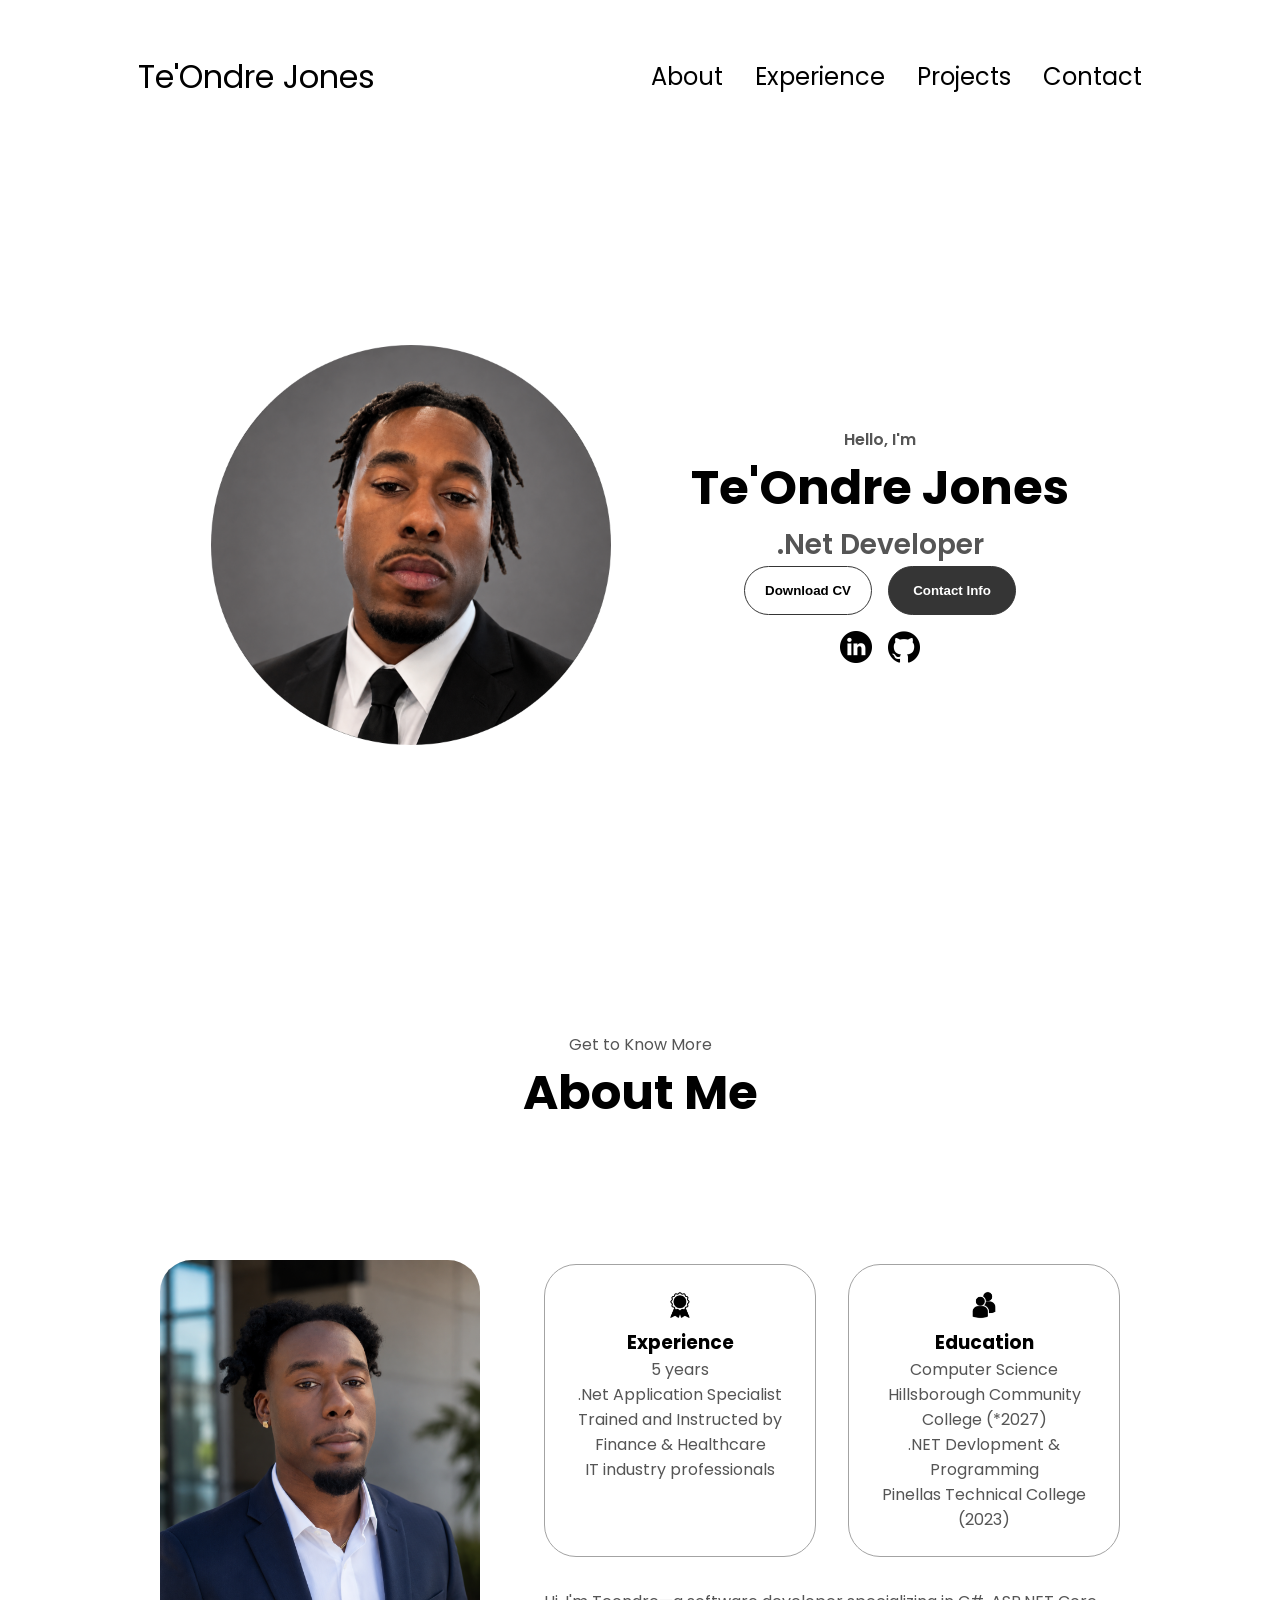
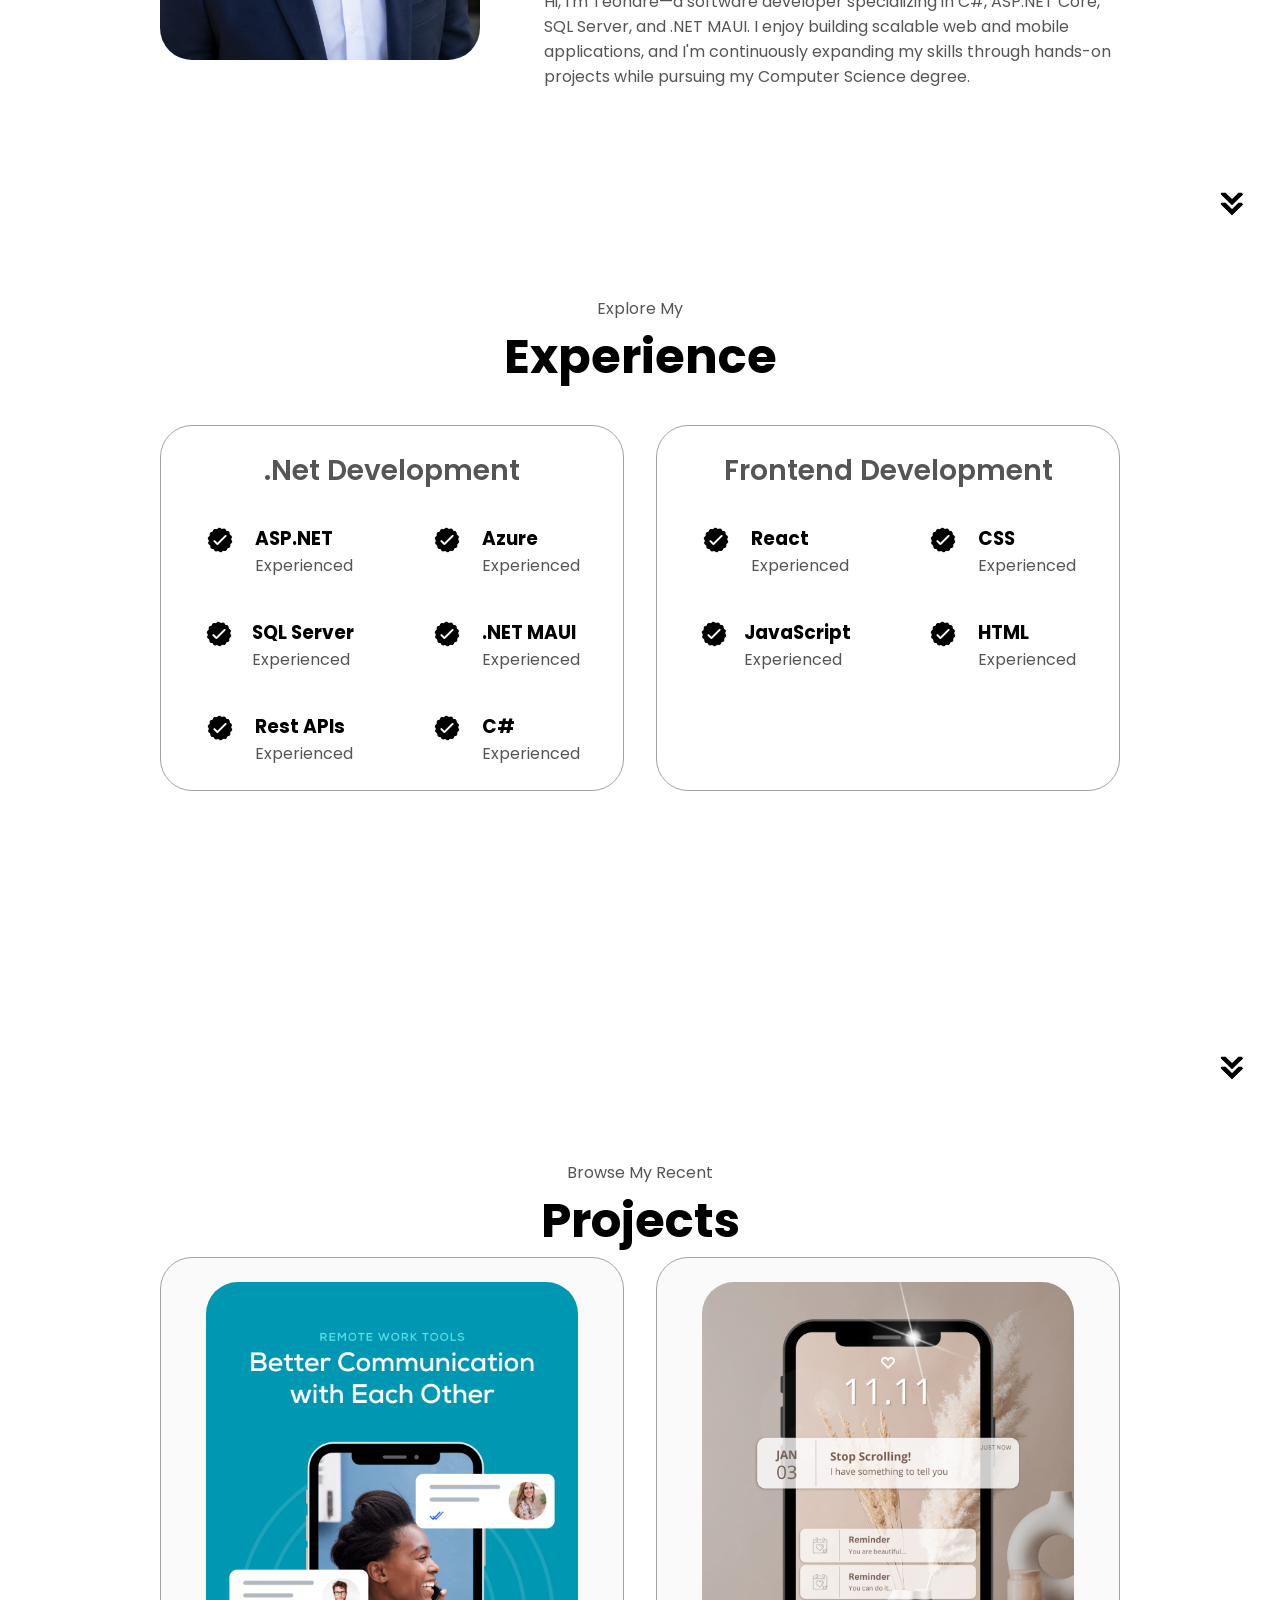
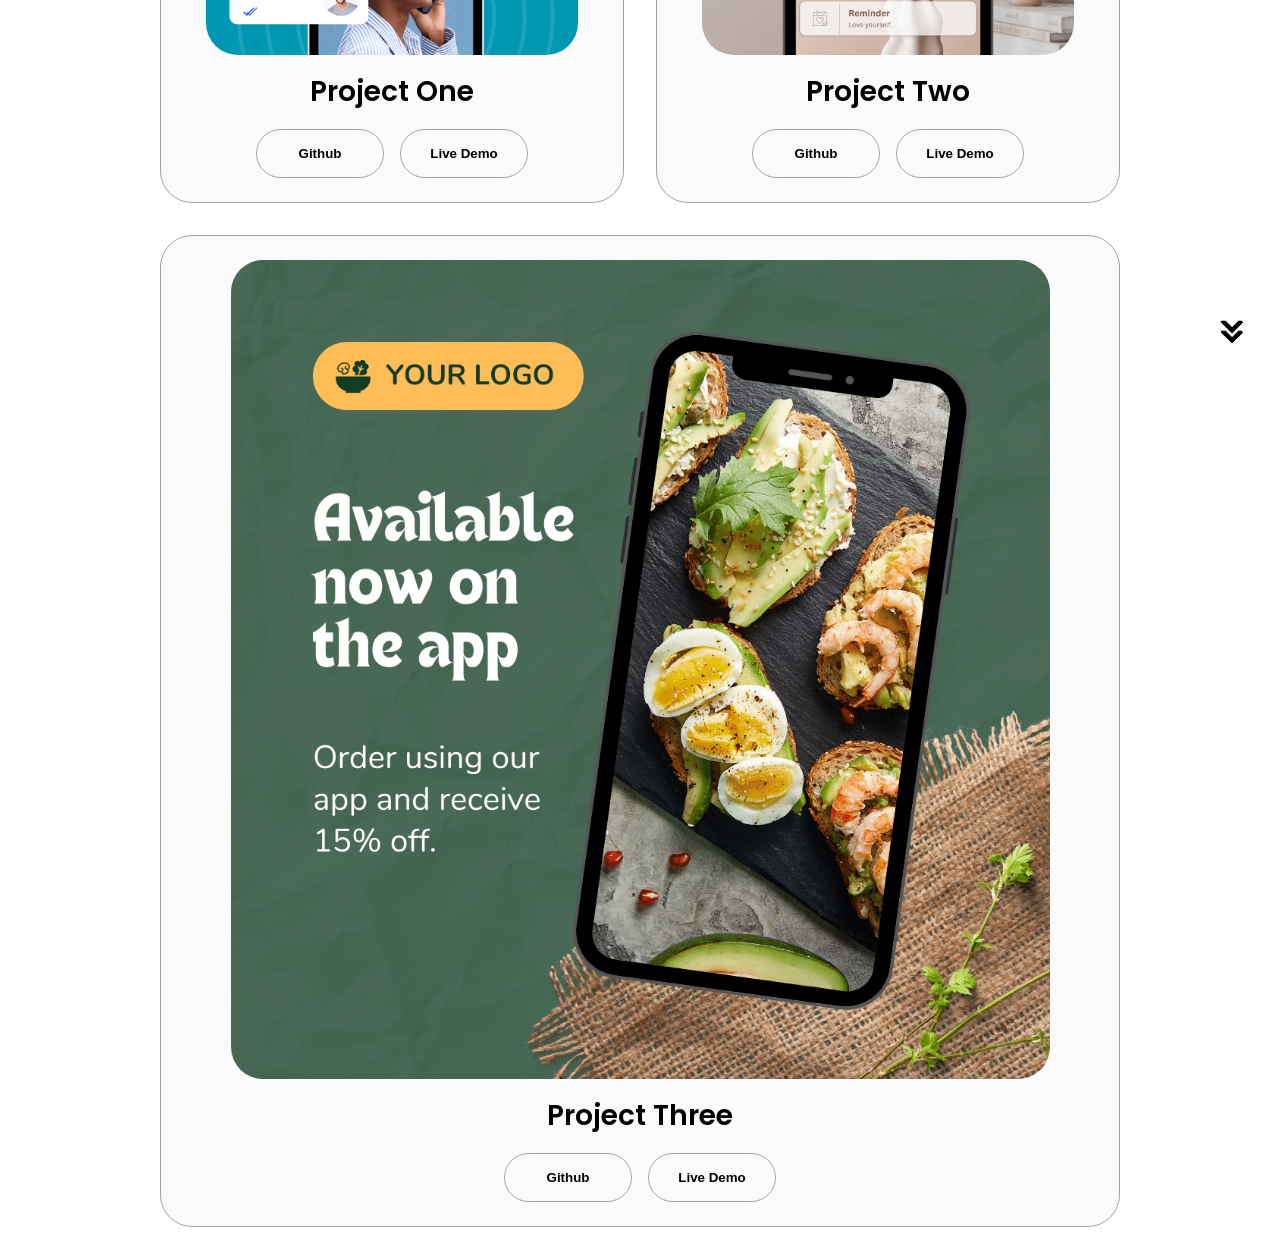
<file: index.html>
<!DOCTYPE html>
<html lang="en">
<head>
    <meta charset="UTF-8">
    <meta name="viewport" content="width=device-width, initial-scale=1.0">
    <title>My Portfolio</title>
    <link rel="stylesheet" href="style.css"/>
    <link rel="stylesheet" href="mediaqueries.css"/>

</head>
<body>
    <nav id="desktop-nav">
        <div class="logo">Te'Ondre Jones</div>
        <div>
            <ul class="nav-links"> 
                <li><a href="#about">About</a></li>
                <li><a href="#experience">Experience</a></li>
                <li><a href="#projects">Projects</a></li>
                <li><a href="#contact">Contact</a></li>
            </ul>
        </div>
    </nav>
    <nav id="hamburger-nav">
        <div class="logo">Te'Ondre Jones</div>  
        <div class="hamburger-menu">
            <div class="hamburger-icon" onclick="toggleMenu()">
            <span></span>
            <span></span>
            <span></span>
            </div>
            <div class="menu-links">
                <li><a href="#about" onclick="toggleMenu()">About</a></li>
                <li><a href="#experience" onclick="toggleMenu()">Experience</a></li>
                <li><a href="#projects" onclick="toggleMenu()">Projects</a></li>
                <li><a href="#contact" onclick="toggleMenu()">Contact</a></li>
            </div>
        </div>
    </nav>
    <section id="profile">
        <div class="section_pic-container">
            <img src="./assests/Profile photo 2.png" alt="John Doe profile
             picture"/>
        </div>
        <div class="section_text">
            <p class="section_text_p1">Hello, I'm</p>
            <h1 class="title">Te'Ondre Jones</h1>
            <p class="section_text_p2">.Net Developer</p>
            <div class="btn-container">
                <button 
                class="btn btn-color-2"onclick="window.open('./assests/resume .pdf')"
                >Download CV
            </button>
            <button 
            class="btn btn-color-1"onclick="location.href='./#contact'"
            >Contact Info
        </button>
            </div>
            <div id="social-container">
                <img src="./assests/linkedin.png"
                 alt="My linkedin profile" 
                class="icon"
                 onclick="location.href='https://www.linkedin.com/in/te-ondre-jones-409a4a155/'"
                />
                <img src="./assests/github.png"
                alt="My Github profile" 
               class="icon"
                onclick="location.href='https://github.com/'"
                />
                </div>
        </div>
    </section>
    <section id="about">
        <p class="section_text_p1">Get to Know More </p>
        <h1 class="title">About Me </h1>
        <div class="section-container">
            <div class="section_pic-container">
                <img
                 src="./assests/PhotoMe.png"
                 alt="profile picture"
                 class="about-pic"
                 />
            </div>    
            <div class="about-details-container">
                <div class="about-containers">
                    <div class="details-container">
                        <img 
                        src="./assests/experience.png" 
                        alt="Experience icon"
                        class="icon"
                        />
                        <h3>Experience</h3>
                        <p> 5 years <br> .Net Application Specialist <br>
                        Trained and Instructed by <br> Finance & Healthcare <br> IT industry professionals
                        </p>
                    </div>
                    <div class="details-container">
                        <img 
                        src="./assests/education.png" 
                        alt="Education icon"
                        class="icon"
                        />
                        <h3>Education</h3>
                        <p> Computer Science <br> Hillsborough Community College (*2027)<br>
                             .NET Devlopment & Programming <br> Pinellas Technical College (2023)</p>
                    </div>
                </div>
                <div class="text-container">
                 <p>
                 Hi, I'm Teondre—a software developer specializing in C#, ASP.NET Core, SQL Server, and .NET MAUI. I enjoy building scalable web and mobile applications, and I'm continuously expanding my skills through hands-on projects while pursuing my Computer Science degree.
                 </p>
                </div>
            </div>
        </div>
        <img src="./assests/arrow.png" alt="Arrow icon" class="icon arrow"
        onclick="location.href='./#experience'"
        />
    </section>
    <section id="experience">
        <p class="section_text_p1">Explore My</p>
        <h1 class="title">Experience</h1>
        <div class="experience-details-container">
            <div class="about-containers">
                <div class="details-container">
                    <h2 class="experience-sub-title">.Net Development</h2>
                    <div class="article-container">
                        <article>
                            <img 
                            src="./assests/checkmark.png" 
                            alt="Experience icon"
                            class="icon"
                            />
                            <div>
                                <h3>ASP.NET</h3>
                                <P>Experienced</P>
                            </div>
                        </article>
                        <article>
                            <img 
                            src="./assests/checkmark.png" 
                            alt="Experience icon"
                            class="icon"
                            />
                            <div>
                                <h3>Azure</h3>
                                <P>Experienced</P>
                            </div>
                        </article>
                        <article>
                            <img 
                            src="./assests/checkmark.png" 
                            alt="Experience icon"
                            class="icon"
                            />
                            <div>
                                <h3>SQL Server</h3>
                                <P>Experienced</P>
                            </div>
                        </article>
                        <article>
                            <img 
                            src="./assests/checkmark.png" 
                            alt="Experience icon"
                            class="icon"
                            />
                            <div>
                                <h3>.NET MAUI</h3>
                                <P>Experienced</P>
                            </div>
                        </article>
                        <article>
                            <img 
                            src="./assests/checkmark.png" 
                            alt="Experience icon"
                            class="icon"
                            />
                            <div>
                                <h3>Rest APIs</h3>
                                <P>Experienced</P>
                            </div>
                        </article>
                        <article>
                            <img 
                            src="./assests/checkmark.png" 
                            alt="Experience icon"
                            class="icon"
                            />
                            <div>
                                <h3>C#</h3>
                                <P>Experienced</P>
                            </div>
                        </article>
                    </div>
                </div>
                <div class="details-container">
                    <h2 class="experience-sub-title">Frontend Development</h2>
                    <div class="article-container">
                        <article>
                            <img 
                            src="./assests/checkmark.png" 
                            alt="Experience icon"
                            class="icon"
                            />
                            <div>
                                <h3>React</h3>
                                <P>Experienced</P>
                            </div>
                        </article>
                        <article>
                            <img 
                            src="./assests/checkmark.png" 
                            alt="Experience icon"
                            class="icon"
                            />
                            <div>
                                <h3>CSS</h3>
                                <P>Experienced</P>
                            </div>
                        </article>
                        <article>
                            <img 
                            src="./assests/checkmark.png" 
                            alt="Experience icon"
                            class="icon"
                            />
                            <div>
                                <h3>JavaScript</h3>
                                <P>Experienced</P>
                            </div>
                        </article>
                        <article>
                            <img 
                            src="./assests/checkmark.png" 
                            alt="Experience icon"
                            class="icon"
                            />
                            <div>
                                <h3>HTML</h3>
                                <P>Experienced</P>
                            </div>
                        </article>
                        
                    </div>
                </div>
            </div>
        </div>
        <img 
        src="./assests/arrow.png" 
        alt="Arrow icon" 
        class="icon arrow"
        onclick="location.href='./#projects'"
        />
    </section>
    <section id="projects">
       <P class="section_text_p1">Browse My Recent</P> 
       <h1 class="title">Projects</h1>
       <div class="experience-details-container">
        <div class="projects-containers">
        <div class="details-container color-container">
            <div class="article-container">
                <img 
                src="./assests/project-1.png"
                alt="Project 1"
                class="project-img"
                />      
            </div>
            <h2 class="experience-sub-title project-title">Project One</h2>
            <div class="btn-container">
                <button class="btn btn-color-2 project-btn"
                onclick="location.href='https://github.com/TeondreJ'"
            >
                Github
            </button>
            <button
             class="btn btn-color-2 project-btn"
             onclick="location.href='https://github.com/TeondreJ'"
            >
              Live Demo
             </button>
            </div>
        </div>
        <div class="details-container color-container">
            <div class="article-container">
                <img 
                src="./assests/project-2.png"
                alt="Project 2"
                class="project-img"
                />      
            </div>
            <h2 class="experience-sub-title project-title">Project Two</h2>
            <div class="btn-container">
                <button class="btn btn-color-2 project-btn"
                onclick="location.href='https://github.com/TeondreJ'"
            >
                Github
            </button>
            <button
             class="btn btn-color-2 project-btn"
             onclick="location.href='https://github.com/TeondreJ'"
            >
              Live Demo
             </button>
            </div>
        </div>
        <div class="details-container color-container">
            <div class="article-container">
                <img 
                src="./assests/project-3.png"
                alt="Project 3"
                class="project-img"
                />      
            </div>
            <h2 class="experience-sub-title project-title">Project Three</h2>
            <div class="btn-container">
                <button class="btn btn-color-2 project-btn"
                onclick="location.href='https://github.com/TeondreJ'"
            >
                Github
            </button>
            <button
             class="btn btn-color-2 project-btn"
             onclick="location.href='https://github.com/TeondreJ'"
            >
              Live Demo
             </button>
            </div>
        </div>
    </div>
       </div>
       <img 
       src="./assests/arrow.png" 
       alt="Arrow icon" 
       class="icon arrow"
       onclick="location.href='./#experience'"
       />
       
    </section>
    <section id="contact">
     <p class="section_text_p1">Get in Touch</p>
     <h1 class="title">Contact Me</h1>
     <div class="contact-info-upper-container">
        <div class="contact-info-container">
            <img 
            src="./assests/email.png" 
            alt="Email icon"
            class="icon contact-icon email-icon"
            />
            <p><a href="mailto:examplemail@gmail.com">Teondrej21@gmail.com</a>
            </p>
        </div>
        <div class="contact-info-container">
            <img 
            src="./assests/linkedin.png" 
            alt="linkedin icon"
            class="icon contact-icon"
            />
            <p><a href="https://www.linkedin.com/in/teondrejones/">LinkedIn</a>
            </p>
        </div>
     </div>
    </section>
    <footer>
        <nav>
            <div class="nav-links-container">
                <ul class="nav-links"> 
                    <li><a href="#about">About</a></li>
                    <li><a href="#experience">Experience</a></li>
                    <li><a href="#projects">Projects</a></li>
                    <li><a href="#contact">Contact</a></li>
                </ul>
            </div>
        </nav>
        <p>Copyright &#169; 2026 Teondre Jones. All Rights Reserved.</p>
    </footer>
  <script src="script.js"></script>  
</body>
</html>
</file>
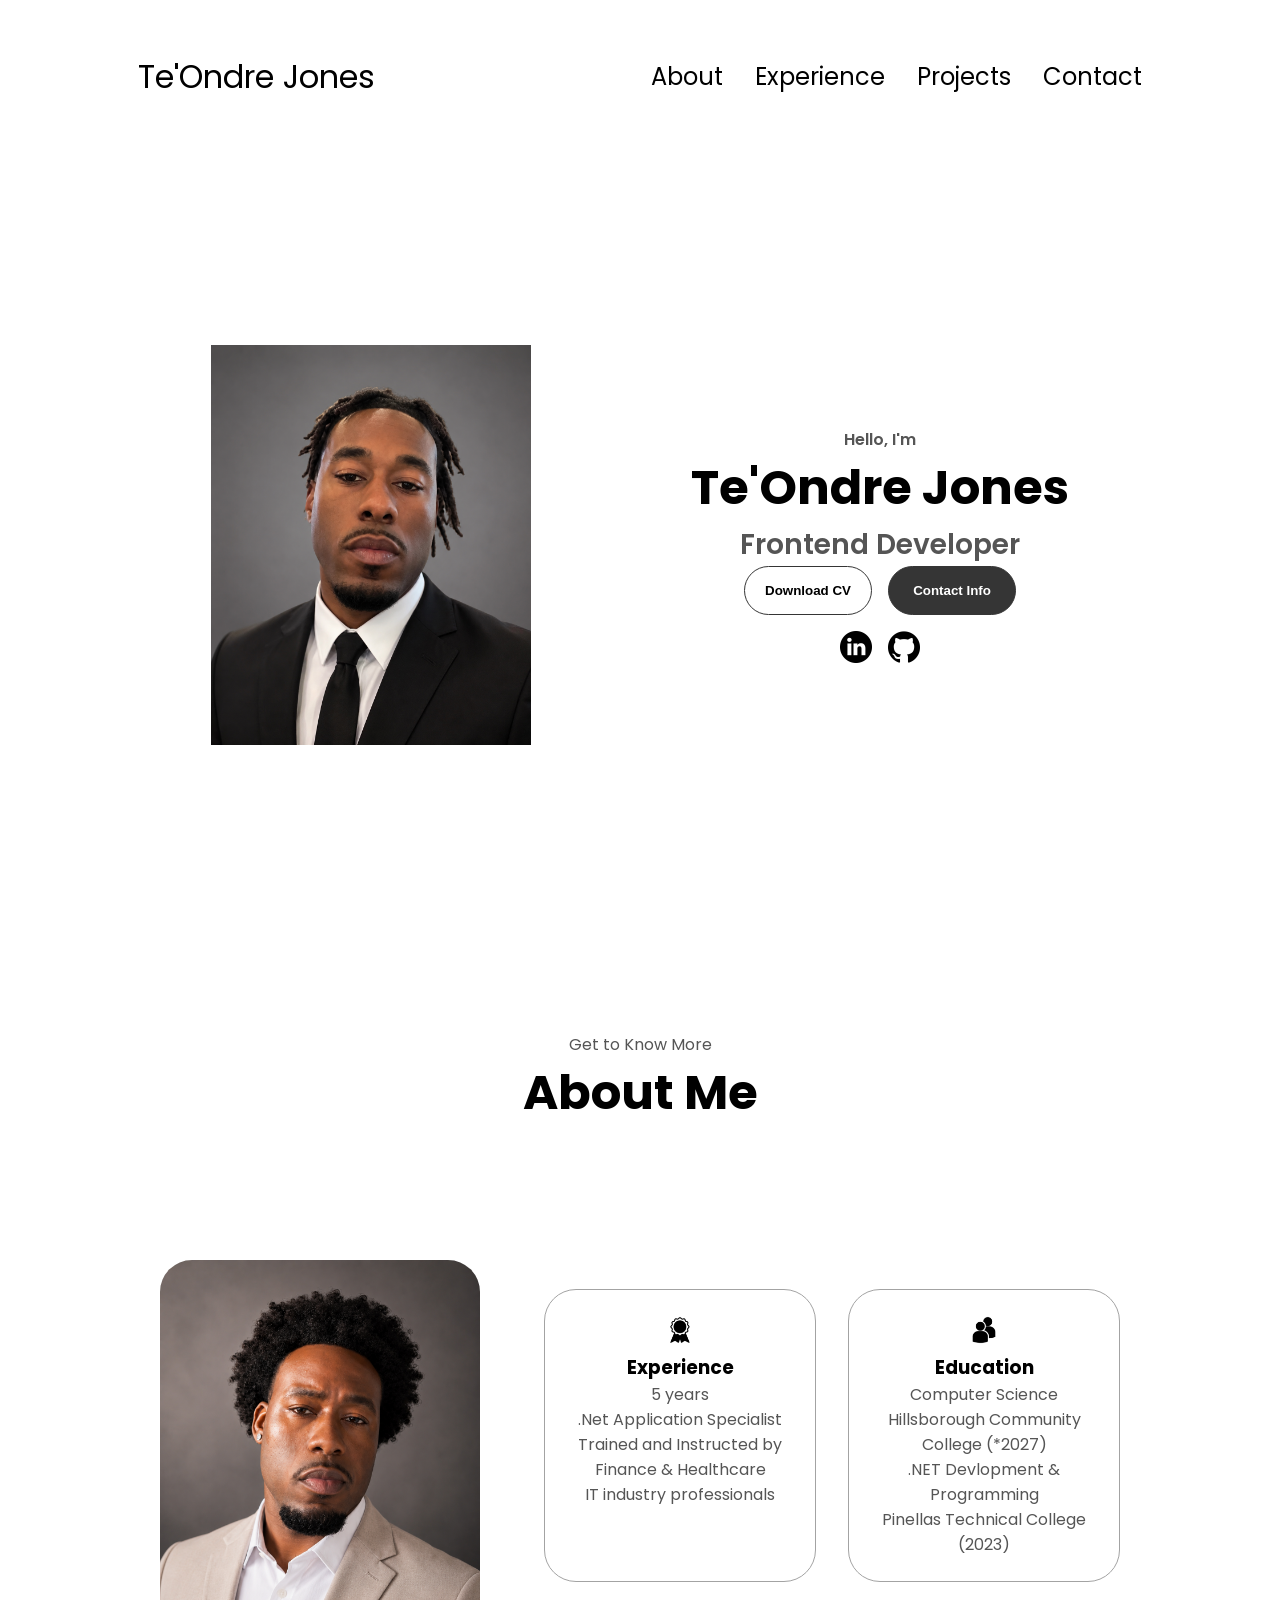
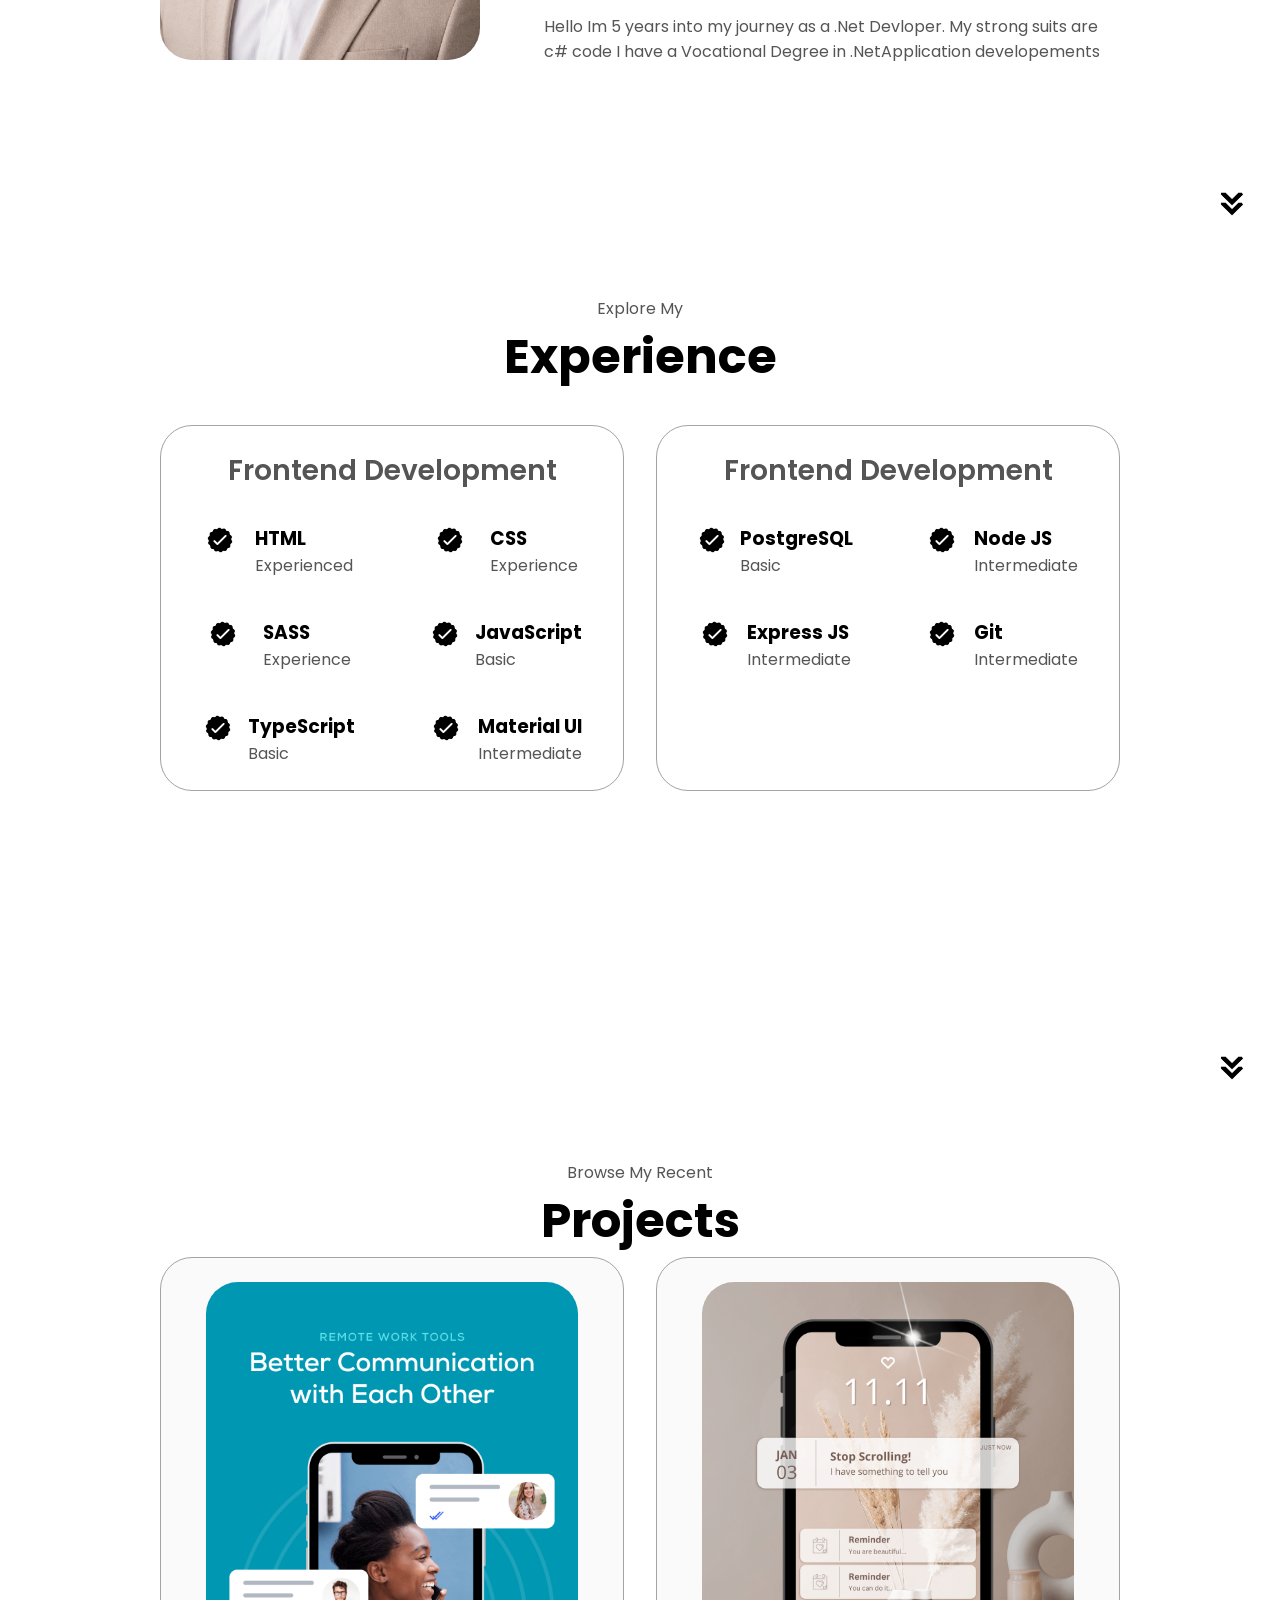
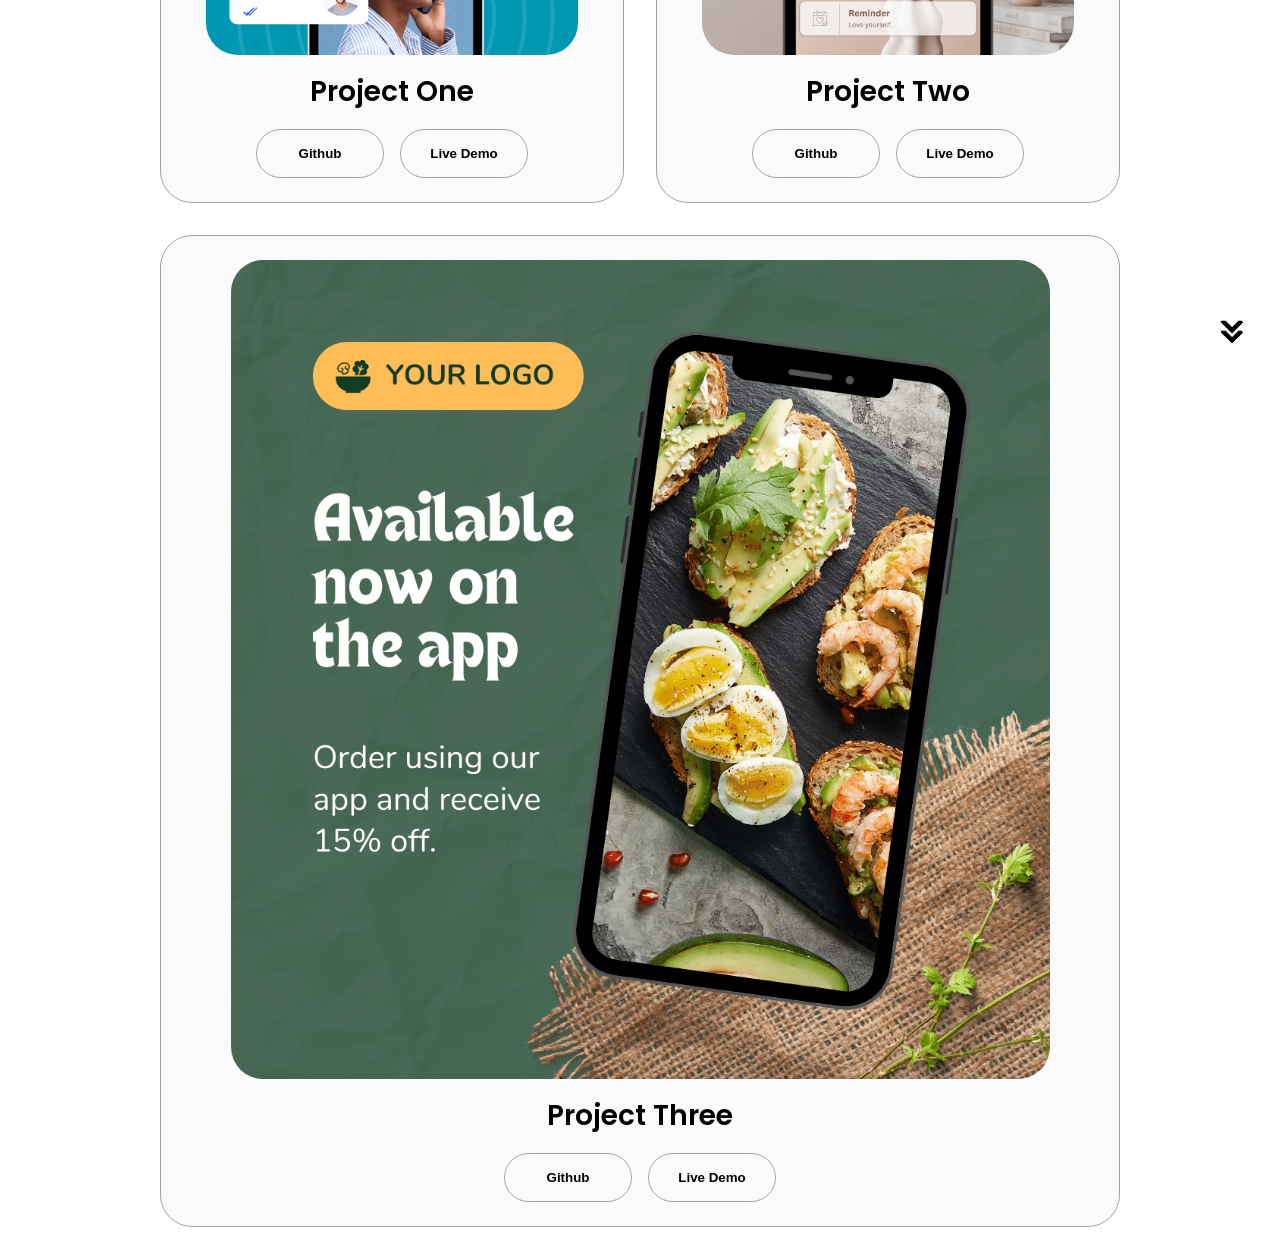
<file: html-css-js-portfolio-tutorial-main/index.html>
<!DOCTYPE html>
<html lang="en">
<head>
    <meta charset="UTF-8">
    <meta name="viewport" content="width=device-width, initial-scale=1.0">
    <title>My Portfolio</title>
    <link rel="stylesheet" href="style.css"/>
    <link rel="stylesheet" href="mediaqueries.css"/>

</head>
<body>
    <nav id="desktop-nav">
        <div class="logo">Te'Ondre Jones</div>
        <div>
            <ul class="nav-links"> 
                <li><a href="#about">About</a></li>
                <li><a href="#experience">Experience</a></li>
                <li><a href="#projects">Projects</a></li>
                <li><a href="#contact">Contact</a></li>
            </ul>
        </div>
    </nav>
    <nav id="hamburger-nav">
        <div class="logo">Te'Ondre Jones</div>  
        <div class="hamburger-menu">
            <div class="hamburger-icon" onclick="toggleMenu()">
            <span></span>
            <span></span>
            <span></span>
            </div>
            <div class="menu-links">
                <li><a href="#about" onclick="toggleMenu()">About</a></li>
                <li><a href="#experience" onclick="toggleMenu()">Experience</a></li>
                <li><a href="#projects" onclick="toggleMenu()">Projects</a></li>
                <li><a href="#contact" onclick="toggleMenu()">Contact</a></li>
            </div>
        </div>
    </nav>
    <section id="profile">
        <div class="section_pic-container">
            <img src="./assests/Its Me.png" alt="John Doe profile
             picture"/>
        </div>
        <div class="section_text">
            <p class="section_text_p1">Hello, I'm</p>
            <h1 class="title">Te'Ondre Jones</h1>
            <p class="section_text_p2">Frontend Developer</p>
            <div class="btn-container">
                <button 
                class="btn btn-color-2"onclick="window.open('./assests/resume-example.pdf')"
                >Download CV
            </button>
            <button 
            class="btn btn-color-1"onclick="location.href='./#contact'"
            >Contact Info
        </button>
            </div>
            <div id="social-container">
                <img src="./assests/linkedin.png"
                 alt="My linkedin profile" 
                class="icon"
                 onclick="location.href='https://www.linkedin.com/in/te-ondre-jones-409a4a155/'"
                />
                <img src="./assests/github.png"
                alt="My Github profile" 
               class="icon"
                onclick="location.href='https://github.com/'"
                />
                </div>
        </div>
    </section>
    <section id="about">
        <p class="section_text_p1">Get to Know More </p>
        <h1 class="title">About Me </h1>
        <div class="section-container">
            <div class="section_pic-container">
                <img
                 src="./assests/Its ME 2.png"
                 alt="profile picture"
                 class="about-pic"
                 />
            </div>    
            <div class="about-details-container">
                <div class="about-containers">
                    <div class="details-container">
                        <img 
                        src="./assests/experience.png" 
                        alt="Experience icon"
                        class="icon"
                        />
                        <h3>Experience</h3>
                        <p> 5 years <br> .Net Application Specialist <br>
                        Trained and Instructed by <br> Finance & Healthcare <br> IT industry professionals
                        </p>
                    </div>
                    <div class="details-container">
                        <img 
                        src="./assests/education.png" 
                        alt="Education icon"
                        class="icon"
                        />
                        <h3>Education</h3>
                        <p> Computer Science <br> Hillsborough Community College (*2027)<br>
                             .NET Devlopment & Programming <br> Pinellas Technical College (2023)</p>
                    </div>
                </div>
                <div class="text-container">
                 <p>
                    Hello Im 5 years into my journey as a .Net Devloper. My strong suits are c# code I have a Vocational Degree in .NetApplication developements
                 </p>
                </div>
            </div>
        </div>
        <img src="./assests/arrow.png" alt="Arrow icon" class="icon arrow"
        onclick="location.href='./#experience'"
        />
    </section>
    <section id="experience">
        <p class="section_text_p1">Explore My</p>
        <h1 class="title">Experience</h1>
        <div class="experience-details-container">
            <div class="about-containers">
                <div class="details-container">
                    <h2 class="experience-sub-title">Frontend Development</h2>
                    <div class="article-container">
                        <article>
                            <img 
                            src="./assests/checkmark.png" 
                            alt="Experience icon"
                            class="icon"
                            />
                            <div>
                                <h3>HTML</h3>
                                <P>Experienced</P>
                            </div>
                        </article>
                        <article>
                            <img 
                            src="./assests/checkmark.png" 
                            alt="Experience icon"
                            class="icon"
                            />
                            <div>
                                <h3>CSS</h3>
                                <P>Experience</P>
                            </div>
                        </article>
                        <article>
                            <img 
                            src="./assests/checkmark.png" 
                            alt="Experience icon"
                            class="icon"
                            />
                            <div>
                                <h3>SASS</h3>
                                <P>Experience</P>
                            </div>
                        </article>
                        <article>
                            <img 
                            src="./assests/checkmark.png" 
                            alt="Experience icon"
                            class="icon"
                            />
                            <div>
                                <h3>JavaScript</h3>
                                <P>Basic</P>
                            </div>
                        </article>
                        <article>
                            <img 
                            src="./assests/checkmark.png" 
                            alt="Experience icon"
                            class="icon"
                            />
                            <div>
                                <h3>TypeScript</h3>
                                <P>Basic</P>
                            </div>
                        </article>
                        <article>
                            <img 
                            src="./assests/checkmark.png" 
                            alt="Experience icon"
                            class="icon"
                            />
                            <div>
                                <h3>Material UI</h3>
                                <P>Intermediate</P>
                            </div>
                        </article>
                    </div>
                </div>
                <div class="details-container">
                    <h2 class="experience-sub-title">Frontend Development</h2>
                    <div class="article-container">
                        <article>
                            <img 
                            src="./assests/checkmark.png" 
                            alt="Experience icon"
                            class="icon"
                            />
                            <div>
                                <h3>PostgreSQL</h3>
                                <P>Basic</P>
                            </div>
                        </article>
                        <article>
                            <img 
                            src="./assests/checkmark.png" 
                            alt="Experience icon"
                            class="icon"
                            />
                            <div>
                                <h3>Node JS</h3>
                                <P>Intermediate</P>
                            </div>
                        </article>
                        <article>
                            <img 
                            src="./assests/checkmark.png" 
                            alt="Experience icon"
                            class="icon"
                            />
                            <div>
                                <h3>Express JS</h3>
                                <P>Intermediate</P>
                            </div>
                        </article>
                        <article>
                            <img 
                            src="./assests/checkmark.png" 
                            alt="Experience icon"
                            class="icon"
                            />
                            <div>
                                <h3>Git</h3>
                                <P>Intermediate</P>
                            </div>
                        </article>
                        
                    </div>
                </div>
            </div>
        </div>
        <img 
        src="./assests/arrow.png" 
        alt="Arrow icon" 
        class="icon arrow"
        onclick="location.href='./#projects'"
        />
    </section>
    <section id="projects">
       <P class="section_text_p1">Browse My Recent</P> 
       <h1 class="title">Projects</h1>
       <div class="experience-details-container">
        <div class="projects-containers">
        <div class="details-container color-container">
            <div class="article-container">
                <img 
                src="./assests/project-1.png"
                alt="Project 1"
                class="project-img"
                />      
            </div>
            <h2 class="experience-sub-title project-title">Project One</h2>
            <div class="btn-container">
                <button class="btn btn-color-2 project-btn"
                onclick="location.href='https://github.com/'"
            >
                Github
            </button>
            <button
             class="btn btn-color-2 project-btn"
             onclick="location.href='https://github.com/'"
            >
              Live Demo
             </button>
            </div>
        </div>
        <div class="details-container color-container">
            <div class="article-container">
                <img 
                src="./assests/project-2.png"
                alt="Project 2"
                class="project-img"
                />      
            </div>
            <h2 class="experience-sub-title project-title">Project Two</h2>
            <div class="btn-container">
                <button class="btn btn-color-2 project-btn"
                onclick="location.href='https://github.com/'"
            >
                Github
            </button>
            <button
             class="btn btn-color-2 project-btn"
             onclick="location.href='https://github.com/'"
            >
              Live Demo
             </button>
            </div>
        </div>
        <div class="details-container color-container">
            <div class="article-container">
                <img 
                src="./assests/project-3.png"
                alt="Project 3"
                class="project-img"
                />      
            </div>
            <h2 class="experience-sub-title project-title">Project Three</h2>
            <div class="btn-container">
                <button class="btn btn-color-2 project-btn"
                onclick="location.href='https://github.com/'"
            >
                Github
            </button>
            <button
             class="btn btn-color-2 project-btn"
             onclick="location.href='https://github.com/'"
            >
              Live Demo
             </button>
            </div>
        </div>
    </div>
       </div>
       <img 
       src="./assests/arrow.png" 
       alt="Arrow icon" 
       class="icon arrow"
       onclick="location.href='./#experience'"
       />
       
    </section>
    <section id="contact">
     <p class="section_text_p1">Get in Touch</p>
     <h1 class="title">Contact Me</h1>
     <div class="contact-info-upper-container">
        <div class="contact-info-container">
            <img 
            src="./assests/email.png" 
            alt="Email icon"
            class="icon contact-icon email-icon"
            />
            <p><a href="mailto:examplemail@gmail.com">Teondrej21@gmail.com</a>
            </p>
        </div>
        <div class="contact-info-container">
            <img 
            src="./assests/linkedin.png" 
            alt="linkedin icon"
            class="icon contact-icon"
            />
            <p><a href="https://www.linkedin.com/in/teondrejones/">LinkedIn</a>
            </p>
        </div>
     </div>
    </section>
    <footer>
        <nav>
            <div class="nav-links-container">
                <ul class="nav-links"> 
                    <li><a href="#about">About</a></li>
                    <li><a href="#experience">Experience</a></li>
                    <li><a href="#projects">Projects</a></li>
                    <li><a href="#contact">Contact</a></li>
                </ul>
            </div>
        </nav>
        <p>Copyright &#169; 2026 Teondre Jones. All Rights Reserved.</p>
    </footer>
  <script src="script.js"></script>  
</body>
</html>
</file>
<file: style.css>
/* General*/


@import url('https://fonts.googleapis.com/css2?family=Poppins:wght@300;400;500;600&display=swap');

*{
    margin:0;
    padding:0;
}
body {
    font-family: "Poppins", sams-serfif;
}

html{
    scroll-behavior: smooth;
}

p{
    color:rgb(85, 85, 85);
}

/* TRANSITION */

a, .btn{
    transition: all 300ms ease;
}

/*  DESKTOP NAV*/

nav,
 .nav-links{
    display:flex;
}

nav {
justify-content: space-around;
align-items: center;
height:17vh;
}

.nav-links{
    gap:2rem;
    list-style:none;
    font-size:1.5rem;
}

a{
    color:black;
    text-decoration: none;
    text-decoration-color: white;
}
a:hover{
    color: grey;
    text-decoration: underline;
    text-underline-offset: 1rem;
    text-decoration-color: rgb(181,181,181);
}

.logo{
    font-size: 2rem;
}

.logo:hover{
    cursor: default;
}

/*HAMBURGER MENU */

#hamburger-nav{
    display:none;
}

.hamburger-menu{
    position: relative;
    display: inline-block;
}

.hamburger-icon{
    display: flex;
    flex-direction: column;
    justify-content: space-between;
    height: 24px;
    width: 30px;
    cursor:pointer;
}

.hamburger-icon span {
    width: 100%;
    height:2px;
    background-color:black;
    transition: all 0.3 ease-in-out;
}
.menu-links{
    position: absolute;
    top: 100%;
    right: 0%;
    background-color:white;
    width: fit-content;
    max-height: 0;
    overflow: hidden;
    transition: all 0.3 ease-in-out;


}

.menu-links a {
    display: block;
    padding: 10px;
    text-align: center;
    font-size:1.5rem;
    color:black;
    text-decoration: none;
    transition: all 0.3 ease-in-out;
}

.menu-links li{
    list-style:none;
}
.menu-links.open{
    max-height: 300px;
}

.hamburger-icon.open span:first-child{
    transform: rotate(45deg) translate(10px, 5px);
}
.hamburger-icon.open span:nth-child(2){
    opacity: 0;
}

.hamburger-icon.open span:last-child{
    transform: rotate(-45deg) translate(10px, -5px);
}

.hamburger-icon span:first-child{
    transform: none;
}
.hamburger-icon span:first-child{
    opacity: 1;
}
.hamburger-icon span:first-child{
    transform: none;
}

/*SECTIONS*/

section{
    padding-top:4vh;
    height: 96vh;
    margin:0 10rem;
    box-sizing: border-box;
    min-height: fit-content;
}

.section-container{
    display:flex;
}

/* PROFILE SECTION*/

#profile {
    display:flex;
    justify-content: center;
    gap: 5rem;
    height: 80vh;
    
}

.section_pic-container{
    display: flex;
    height: 400px;
    width: 400px;
    margin: auto 0;
}
.section_text{
    align-self:center;
    text-align: center;
}

.section_text p {
    font-weight: 600;
}

.section_text_p1 {
text-align: center;
}

.section_text_p2{
    font-size: 1.75rem;
    margin-bottom: 1 rem;
}

.title {
    font-size: 3rem;
    text-align: center;
}

#social-container{

    display:flex ;
    justify-content: center;
    margin-top: 1rem;
    gap: 1rem;
}

/*ICONS*/

.icon{
cursor: pointer;
height: 2rem;
}

/*BUTTONS*/

.btn-container{
    display: flex;
    justify-content: center;
    gap: 1rem;
}

.btn{
    font-weight: 600;
    transition:all 300ms ease;
    padding: 1rem;
    width: 8rem;
    border-radius: 2rem;
}
.btn-color-1,
.btn-color-2 {
   border:rgb(53, 53, 53) 0.1rem solid ;
}
.btn-color-1:hover,
.btn-color-2:hover {
   cursor: pointer;
}
.btn-color-1,
.btn-color-2:hover {
   background: rgb(53, 53, 53);
   color: white;
}

.btn-color-1:hover{
    background: rgb(0, 0, 0);
}

.btn-color-2{
    background: none;
}

.btn-color-2:hover{
    background: rgb(255, 255, 255) 0.1rem solid;
}

.btn-container{
    gap: 1rem;
}

/* About Section */

#about{
    position:relative;
}

.about-containers{
    gap: 2rem;
    margin-bottom: 2rem;
    margin-top: 2rem;
}

.about-details-container{
    justify-content: center;
    flex-direction: column;
    
}

.about-containers,
.about-details-container{
    display: flex;
}

.about-pic{
    border-radius: 2rem;
}

.arrow{
    position: absolute;
    right: -8rem;
    bottom: 2.5rem;
}

.details-container{
    padding: 1.5rem;
    flex: 1;
    background: white;
    border-radius: 2rem;
    border: rgb(53, 53, 53) 0.1rem solid;
    border-color: rgb(163,163,163);
    text-align: center;
}

.section-container{
    gap: 4rem;
    height: 80%;
}

.section_pic-container{
    height: 400px;
    width: 400px;
    margin: auto 0;
}

/*EXPERIENCE SECTION*/

#experience{
    position: relative;
}

.experience-sub-title{
    color: rgb(85, 85, 85);
    font-weight: 600;
    font-size: 1.75rem;
    margin-bottom: 2rem;
}

.experience-details-container{
    display: flex;
    justify-content: center;
    flex-direction: column;
}

.article-container{
    display: flex;
    text-align: initial;
    flex-wrap: wrap;
    flex-direction: row;
    gap: 2.5em;
    justify-content: space-around;
}

article{
    display: flex;
    width: 10rem;
    justify-content: space-around;
    gap: 0.5rem;
}

article.icon {
    cursor: default;
}

/*PROJECTS SECTION*/

#projects{
    position: relative;
}

.projects-containers {
    display: flex;
    justify-content: center;
    align-items: center;
    gap: 2rem;
    
}

.color-container{
    border-color: rgb(163,163,163);
    background: rgb(250, 250, 250);
}

.project-img{
    border-radius: 2rem;
    width: 90%;
    height: 90%;
}

.project-title{
    margin: 1rem;
    color: black;
}

.project-btn{
    color:black;
    border-color: rgb(163,163,163);
}

/* CONTACT */

#contact{
    display: flex;
    justify-content: center;
    flex-direction: column;
    height: 70vh;
}

.contact-info-upper-container{
    display:flex;
    justify-content: center;
    border-radius: 2rem;
    border:rgb(53, 53, 53) 0.1rem solid;
    border-color: rgb(163,163,163);
    background: rgb(250, 250, 250);
    margin: 2rem auto;
    padding: 0.5rem;

}

.contact-info-container{
    display:flex;
    align-items: center;
    justify-content: center;
    gap: 0.5rem;
    margin: 1rem; 
}

.contact-info-container p{
font-size: larger;
}

.contact-icon{
    cursor: default;
}

.email-icon{
    height: 2.5rem;
}

/* FOOTER SECTION */

footer{
    height: 26vh;
    margin: 0 1rem;
}

footer p{
    text-align: center;
}
</file>
<file: mediaqueries.css>
@media screen and (max-width: 1400px) {
    #profile {
       height: 83vh;
       margin-bottom: 6rem;
    }
    .projects-containers,.about-containers{
        flex-wrap: wrap;
    }
}

@media screen and (max-width: 1200px) {
    #desktop-nav {
        display: none;
    }

    #hamburger-nav {
        display: flex;
    }

    #experience,
     .experience-details-container {
        margin-top:2rem;
    }

    #profile,
    .section-container{
       display: block;
    }

    .arrow {
        display: none;
    }

    section,
    .section-container{
        height: fit-content;
    }
    
    section{
        margin: 0 5%;
    }

    .section_pic-container{
        width: 275px;
        height: 275px;
        margin: 0 auto 2rem;
    }

    .projects-containers,
    .about-containers{
        margin-top: 0;
    }
}

@media screen and (max-width: 600px) {

    #contact,footer{
        height: 40vh;
    }

    #profile{
        height: 83vh;
        margin-bottom: 0;
    }
    article{
        font-size: 1rem;
    }
    footer nav{
        height: fit-content;
        margin-bottom: 2rem;
    }
    .about-containers,
    .container-info-upper-container,
    .btn-container{
        flex-wrap: wrap;
    }
    .contact-info-container{
        margin: 0;
    }

    .contact-info-container p, .nav-links li a{
        font-size: 1rem;
    }
    .experience-sub-title{
        font-size: 1.25rem;
    }
    .logo{
        font-size: 1.5rem;
    }
    .nav-links{
        flex-direction: column;
        gap: 0.5rem;
        text-align: center;
    }
    .section_pic-container{
        width: auto;
        height: 46vw;
        justify-content: center;
    }
    .section_text_p2{
        font-size: 1.25rem;
    }
    .title{
        font-size: 2rem;
    }
    .text-container{
        text-align: justify;
    }
}
</file>
<file: html-css-js-portfolio-tutorial-main/style.css>
/* General*/


@import url('https://fonts.googleapis.com/css2?family=Poppins:wght@300;400;500;600&display=swap');

*{
    margin:0;
    padding:0;
}
body {
    font-family: "Poppins", sams-serfif;
}

html{
    scroll-behavior: smooth;
}

p{
    color:rgb(85, 85, 85);
}

/* TRANSITION */

a, .btn{
    transition: all 300ms ease;
}

/*  DESKTOP NAV*/

nav,
 .nav-links{
    display:flex;
}

nav {
justify-content: space-around;
align-items: center;
height:17vh;
}

.nav-links{
    gap:2rem;
    list-style:none;
    font-size:1.5rem;
}

a{
    color:black;
    text-decoration: none;
    text-decoration-color: white;
}
a:hover{
    color: grey;
    text-decoration: underline;
    text-underline-offset: 1rem;
    text-decoration-color: rgb(181,181,181);
}

.logo{
    font-size: 2rem;
}

.logo:hover{
    cursor: default;
}

/*HAMBURGER MENU */

#hamburger-nav{
    display:none;
}

.hamburger-menu{
    position: relative;
    display: inline-block;
}

.hamburger-icon{
    display: flex;
    flex-direction: column;
    justify-content: space-between;
    height: 24px;
    width: 30px;
    cursor:pointer;
}

.hamburger-icon span {
    width: 100%;
    height:2px;
    background-color:black;
    transition: all 0.3 ease-in-out;
}
.menu-links{
    position: absolute;
    top: 100%;
    right: 0%;
    background-color:white;
    width: fit-content;
    max-height: 0;
    overflow: hidden;
    transition: all 0.3 ease-in-out;


}

.menu-links a {
    display: block;
    padding: 10px;
    text-align: center;
    font-size:1.5rem;
    color:black;
    text-decoration: none;
    transition: all 0.3 ease-in-out;
}

.menu-links li{
    list-style:none;
}
.menu-links.open{
    max-height: 300px;
}

.hamburger-icon.open span:first-child{
    transform: rotate(45deg) translate(10px, 5px);
}
.hamburger-icon.open span:nth-child(2){
    opacity: 0;
}

.hamburger-icon.open span:last-child{
    transform: rotate(-45deg) translate(10px, -5px);
}

.hamburger-icon span:first-child{
    transform: none;
}
.hamburger-icon span:first-child{
    opacity: 1;
}
.hamburger-icon span:first-child{
    transform: none;
}

/*SECTIONS*/

section{
    padding-top:4vh;
    height: 96vh;
    margin:0 10rem;
    box-sizing: border-box;
    min-height: fit-content;
}

.section-container{
    display:flex;
}

/* PROFILE SECTION*/

#profile {
    display:flex;
    justify-content: center;
    gap: 5rem;
    height: 80vh;
}

.section_pic-container{
    display: flex;
    height: 400px;
    width: 400px;
    margin: auto 0;
}
.section_text{
    align-self:center;
    text-align: center;
}

.section_text p {
    font-weight: 600;
}

.section_text_p1 {
text-align: center;
}

.section_text_p2{
    font-size: 1.75rem;
    margin-bottom: 1 rem;
}

.title {
    font-size: 3rem;
    text-align: center;
}

#social-container{

    display:flex ;
    justify-content: center;
    margin-top: 1rem;
    gap: 1rem;
}

/*ICONS*/

.icon{
cursor: pointer;
height: 2rem;
}

/*BUTTONS*/

.btn-container{
    display: flex;
    justify-content: center;
    gap: 1rem;
}

.btn{
    font-weight: 600;
    transition:all 300ms ease;
    padding: 1rem;
    width: 8rem;
    border-radius: 2rem;
}
.btn-color-1,
.btn-color-2 {
   border:rgb(53, 53, 53) 0.1rem solid ;
}
.btn-color-1:hover,
.btn-color-2:hover {
   cursor: pointer;
}
.btn-color-1,
.btn-color-2:hover {
   background: rgb(53, 53, 53);
   color: white;
}

.btn-color-1:hover{
    background: rgb(0, 0, 0);
}

.btn-color-2{
    background: none;
}

.btn-color-2:hover{
    background: rgb(255, 255, 255) 0.1rem solid;
}

.btn-container{
    gap: 1rem;
}

/* About Section */

#about{
    position:relative;
}

.about-containers{
    gap: 2rem;
    margin-bottom: 2rem;
    margin-top: 2rem;
}

.about-details-container{
    justify-content: center;
    flex-direction: column;
    
}

.about-containers,
.about-details-container{
    display: flex;
}

.about-pic{
    border-radius: 2rem;
}

.arrow{
    position: absolute;
    right: -8rem;
    bottom: 2.5rem;
}

.details-container{
    padding: 1.5rem;
    flex: 1;
    background: white;
    border-radius: 2rem;
    border: rgb(53, 53, 53) 0.1rem solid;
    border-color: rgb(163,163,163);
    text-align: center;
}

.section-container{
    gap: 4rem;
    height: 80%;
}

.section_pic-container{
    height: 400px;
    width: 400px;
    margin: auto 0;
}

/*EXPERIENCE SECTION*/

#experience{
    position: relative;
}

.experience-sub-title{
    color: rgb(85, 85, 85);
    font-weight: 600;
    font-size: 1.75rem;
    margin-bottom: 2rem;
}

.experience-details-container{
    display: flex;
    justify-content: center;
    flex-direction: column;
}

.article-container{
    display: flex;
    text-align: initial;
    flex-wrap: wrap;
    flex-direction: row;
    gap: 2.5em;
    justify-content: space-around;
}

article{
    display: flex;
    width: 10rem;
    justify-content: space-around;
    gap: 0.5rem;
}

article.icon {
    cursor: default;
}

/*PROJECTS SECTION*/

#projects{
    position: relative;
}

.projects-containers {
    display: flex;
    justify-content: center;
    align-items: center;
    gap: 2rem;
    
}

.color-container{
    border-color: rgb(163,163,163);
    background: rgb(250, 250, 250);
}

.project-img{
    border-radius: 2rem;
    width: 90%;
    height: 90%;
}

.project-title{
    margin: 1rem;
    color: black;
}

.project-btn{
    color:black;
    border-color: rgb(163,163,163);
}

/* CONTACT */

#contact{
    display: flex;
    justify-content: center;
    flex-direction: column;
    height: 70vh;
}

.contact-info-upper-container{
    display:flex;
    justify-content: center;
    border-radius: 2rem;
    border:rgb(53, 53, 53) 0.1rem solid;
    border-color: rgb(163,163,163);
    background: rgb(250, 250, 250);
    margin: 2rem auto;
    padding: 0.5rem;

}

.contact-info-container{
    display:flex;
    align-items: center;
    justify-content: center;
    gap: 0.5rem;
    margin: 1rem; 
}

.contact-info-container p{
font-size: larger;
}

.contact-icon{
    cursor: default;
}

.email-icon{
    height: 2.5rem;
}

/* FOOTER SECTION */

footer{
    height: 26vh;
    margin: 0 1rem;
}

footer p{
    text-align: center;
}
</file>
<file: html-css-js-portfolio-tutorial-main/mediaqueries.css>
@media screen and (max-width: 1400px) {
    #profile {
       height: 83vh;
       margin-bottom: 6rem;
    }
    .projects-containers,.about-containers{
        flex-wrap: wrap;
    }
}

@media screen and (max-width: 1200px) {
    #desktop-nav {
        display: none;
    }

    #hamburger-nav {
        display: flex;
    }

    #experience,
     .experience-details-container {
        margin-top:2rem;
    }

    #profile,
    .section-container{
       display: block;
    }

    .arrow {
        display: none;
    }

    section,
    .section-container{
        height: fit-content;
    }
    
    section{
        margin: 0 5%;
    }

    .section_pic-container{
        width: 275px;
        height: 275px;
        margin: 0 auto 2rem;
    }

    .projects-containers,
    .about-containers{
        margin-top: 0;
    }
}

@media screen and (max-width: 600px) {

    #contact,footer{
        height: 40vh;
    }

    #profile{
        height: 83vh;
        margin-bottom: 0;
    }
    article{
        font-size: 1rem;
    }
    footer nav{
        height: fit-content;
        margin-bottom: 2rem;
    }
    .about-containers,
    .container-info-upper-container,
    .btn-container{
        flex-wrap: wrap;
    }
    .contact-info-container{
        margin: 0;
    }

    .contact-info-container p, .nav-links li a{
        font-size: 1rem;
    }
    .experience-sub-title{
        font-size: 1.25rem;
    }
    .logo{
        font-size: 1.5rem;
    }
    .nav-links{
        flex-direction: column;
        gap: 0.5rem;
        text-align: center;
    }
    .section_pic-container{
        width: auto;
        height: 46vw;
        justify-content: center;
    }
    .section_text_p2{
        font-size: 1.25rem;
    }
    .title{
        font-size: 2rem;
    }
    .text-container{
        text-align: justify;
    }
}
</file>
